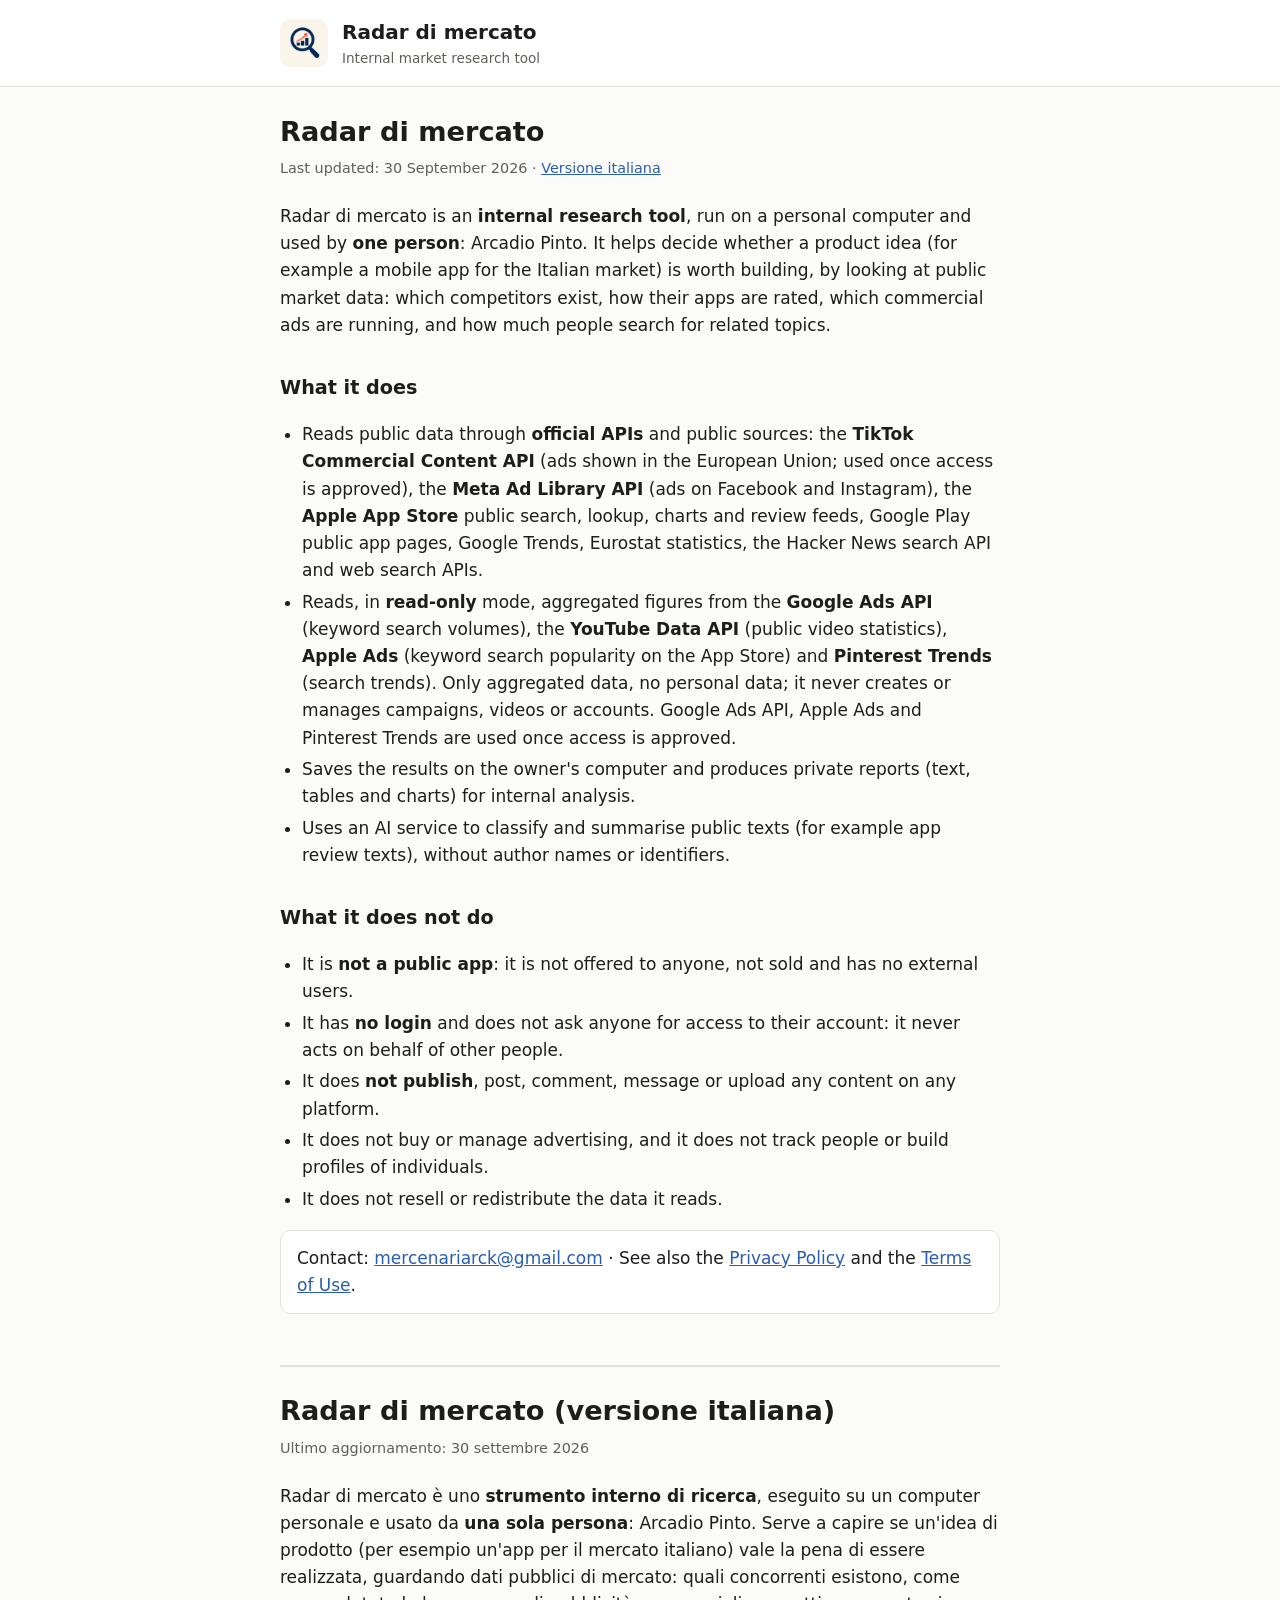
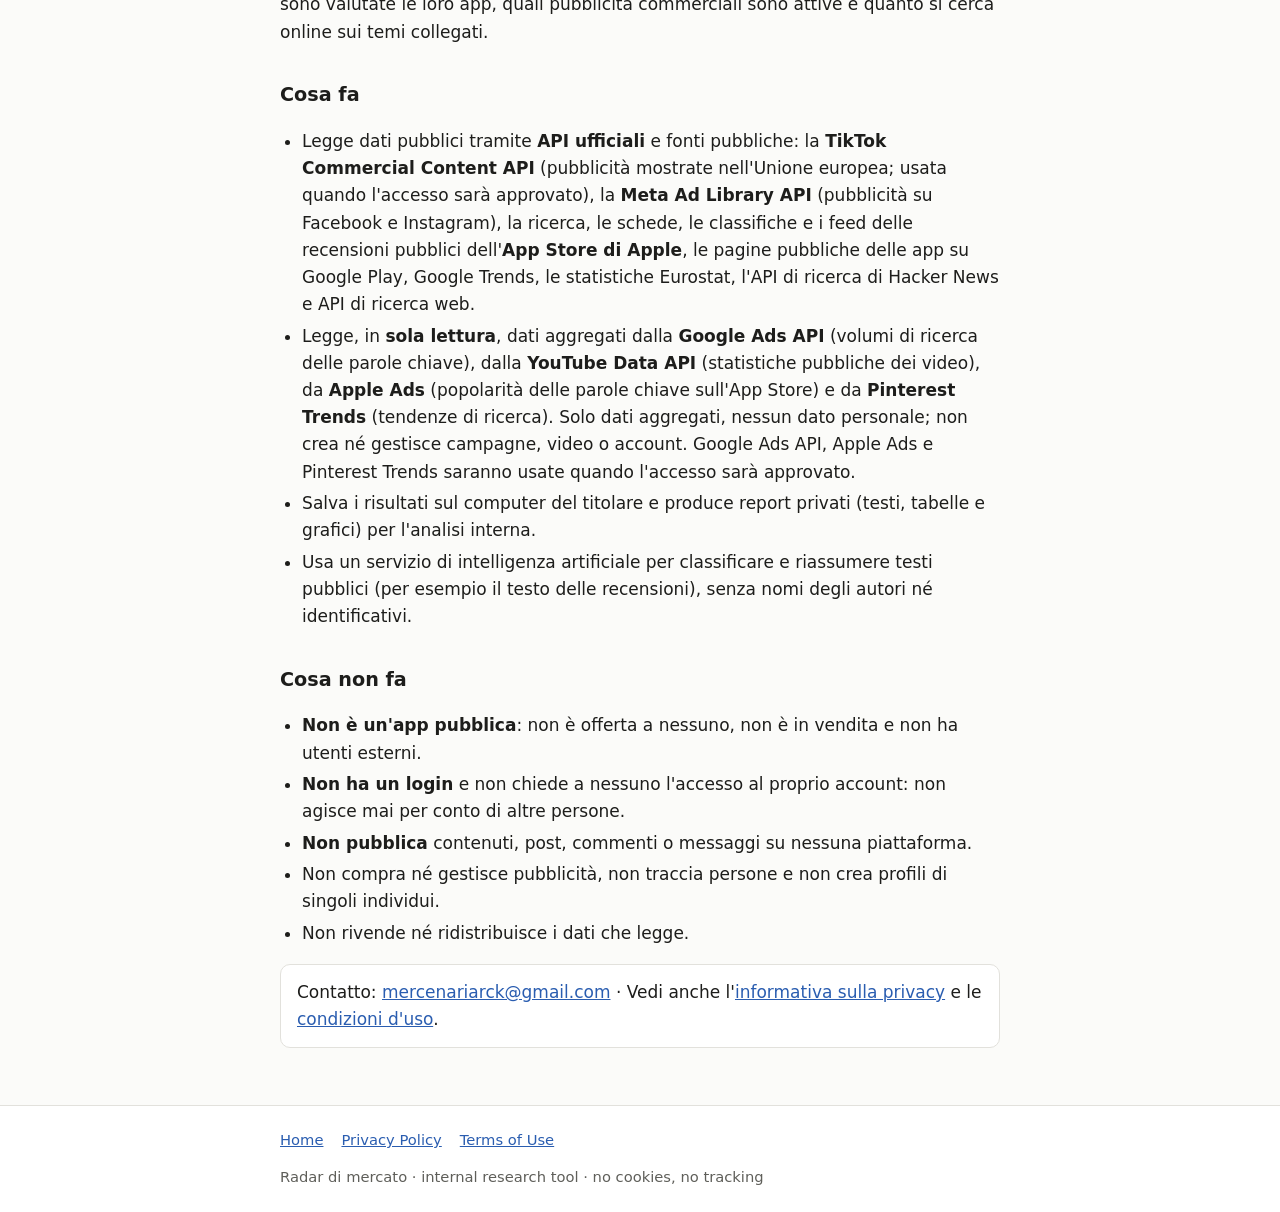
<file: index.html>
<!doctype html>
<html lang="en">
<head>
<meta charset="utf-8">
<meta name="viewport" content="width=device-width, initial-scale=1">
<meta name="google-site-verification" content="9hCpipeBjOhxbnR-GwbiOcC41gyJ5uLO1_APTVbNhHk" />
<title>Radar di mercato: internal market research tool</title>
<meta name="description" content="Radar di mercato is an internal market research tool used by one person, based on official APIs and public data.">
<link rel="stylesheet" href="style.css">
<link rel="icon" href="icon.png">
</head>
<body>
<header class="site">
  <div class="wrap">
    <img src="icon.png" alt="" width="48" height="48">
    <a class="name" href="index.html">Radar di mercato<span class="tag">Internal market research tool</span></a>
  </div>
</header>

<main class="wrap">
  <h1>Radar di mercato</h1>
  <p class="updated">Last updated: 30 September 2026 · <a href="#it">Versione italiana</a></p>

  <p>Radar di mercato is an <strong>internal research tool</strong>, run on a personal computer and used by <strong>one person</strong>:
  Arcadio Pinto. It helps decide whether a product idea (for example a mobile app for the
  Italian market) is worth building, by looking at public market data: which competitors exist, how their apps are rated,
  which commercial ads are running, and how much people search for related topics.</p>

  <h2>What it does</h2>
  <ul>
    <li>Reads public data through <strong>official APIs</strong> and public sources:
      the <strong>TikTok Commercial Content API</strong> (ads shown in the European Union; used once access is approved),
      the <strong>Meta Ad Library API</strong> (ads on Facebook and Instagram),
      the <strong>Apple App Store</strong> public search, lookup, charts and review feeds,
      Google Play public app pages, Google Trends, Eurostat statistics, the Hacker News search API and web search APIs.</li>
    <li>Reads, in <strong>read-only</strong> mode, aggregated figures from the <strong>Google Ads API</strong> (keyword search volumes),
      the <strong>YouTube Data API</strong> (public video statistics), <strong>Apple Ads</strong> (keyword search popularity on the App Store)
      and <strong>Pinterest Trends</strong> (search trends). Only aggregated data, no personal data; it never creates or manages campaigns,
      videos or accounts. Google Ads API, Apple Ads and Pinterest Trends are used once access is approved.</li>
    <li>Saves the results on the owner's computer and produces private reports (text, tables and charts) for internal analysis.</li>
    <li>Uses an AI service to classify and summarise public texts (for example app review texts), without author names or identifiers.</li>
  </ul>

  <h2>What it does not do</h2>
  <ul>
    <li>It is <strong>not a public app</strong>: it is not offered to anyone, not sold and has no external users.</li>
    <li>It has <strong>no login</strong> and does not ask anyone for access to their account: it never acts on behalf of other people.</li>
    <li>It does <strong>not publish</strong>, post, comment, message or upload any content on any platform.</li>
    <li>It does not buy or manage advertising, and it does not track people or build profiles of individuals.</li>
    <li>It does not resell or redistribute the data it reads.</li>
  </ul>

  <p class="note">Contact: <a href="mailto:mercenariarck@gmail.com">mercenariarck@gmail.com</a> ·
  See also the <a href="privacy.html">Privacy Policy</a> and the <a href="terms.html">Terms of Use</a>.</p>

  <section class="lang" id="it" lang="it">
    <h1>Radar di mercato (versione italiana)</h1>
    <p class="updated">Ultimo aggiornamento: 30 settembre 2026</p>

    <p>Radar di mercato è uno <strong>strumento interno di ricerca</strong>, eseguito su un computer personale e usato da
    <strong>una sola persona</strong>: Arcadio Pinto. Serve a capire se un'idea di prodotto
    (per esempio un'app per il mercato italiano) vale la pena di essere realizzata, guardando dati pubblici di mercato:
    quali concorrenti esistono, come sono valutate le loro app, quali pubblicità commerciali sono attive e quanto si cerca
    online sui temi collegati.</p>

    <h2>Cosa fa</h2>
    <ul>
      <li>Legge dati pubblici tramite <strong>API ufficiali</strong> e fonti pubbliche:
        la <strong>TikTok Commercial Content API</strong> (pubblicità mostrate nell'Unione europea; usata quando l'accesso sarà approvato),
        la <strong>Meta Ad Library API</strong> (pubblicità su Facebook e Instagram),
        la ricerca, le schede, le classifiche e i feed delle recensioni pubblici dell'<strong>App Store di Apple</strong>,
        le pagine pubbliche delle app su Google Play, Google Trends, le statistiche Eurostat, l'API di ricerca di Hacker News e API di ricerca web.</li>
      <li>Legge, in <strong>sola lettura</strong>, dati aggregati dalla <strong>Google Ads API</strong> (volumi di ricerca delle parole chiave),
        dalla <strong>YouTube Data API</strong> (statistiche pubbliche dei video), da <strong>Apple Ads</strong> (popolarità delle parole chiave
        sull'App Store) e da <strong>Pinterest Trends</strong> (tendenze di ricerca). Solo dati aggregati, nessun dato personale; non crea né
        gestisce campagne, video o account. Google Ads API, Apple Ads e Pinterest Trends saranno usate quando l'accesso sarà approvato.</li>
      <li>Salva i risultati sul computer del titolare e produce report privati (testi, tabelle e grafici) per l'analisi interna.</li>
      <li>Usa un servizio di intelligenza artificiale per classificare e riassumere testi pubblici (per esempio il testo delle recensioni), senza nomi degli autori né identificativi.</li>
    </ul>

    <h2>Cosa non fa</h2>
    <ul>
      <li><strong>Non è un'app pubblica</strong>: non è offerta a nessuno, non è in vendita e non ha utenti esterni.</li>
      <li><strong>Non ha un login</strong> e non chiede a nessuno l'accesso al proprio account: non agisce mai per conto di altre persone.</li>
      <li><strong>Non pubblica</strong> contenuti, post, commenti o messaggi su nessuna piattaforma.</li>
      <li>Non compra né gestisce pubblicità, non traccia persone e non crea profili di singoli individui.</li>
      <li>Non rivende né ridistribuisce i dati che legge.</li>
    </ul>

    <p class="note">Contatto: <a href="mailto:mercenariarck@gmail.com">mercenariarck@gmail.com</a> ·
    Vedi anche l'<a href="privacy.html#it">informativa sulla privacy</a> e le <a href="terms.html#it">condizioni d'uso</a>.</p>
  </section>
</main>

<footer class="site">
  <div class="wrap">
    <nav><a href="index.html">Home</a><a href="privacy.html">Privacy Policy</a><a href="terms.html">Terms of Use</a></nav>
    <p>Radar di mercato · internal research tool · no cookies, no tracking</p>
  </div>
</footer>
</body>
</html>
</file>
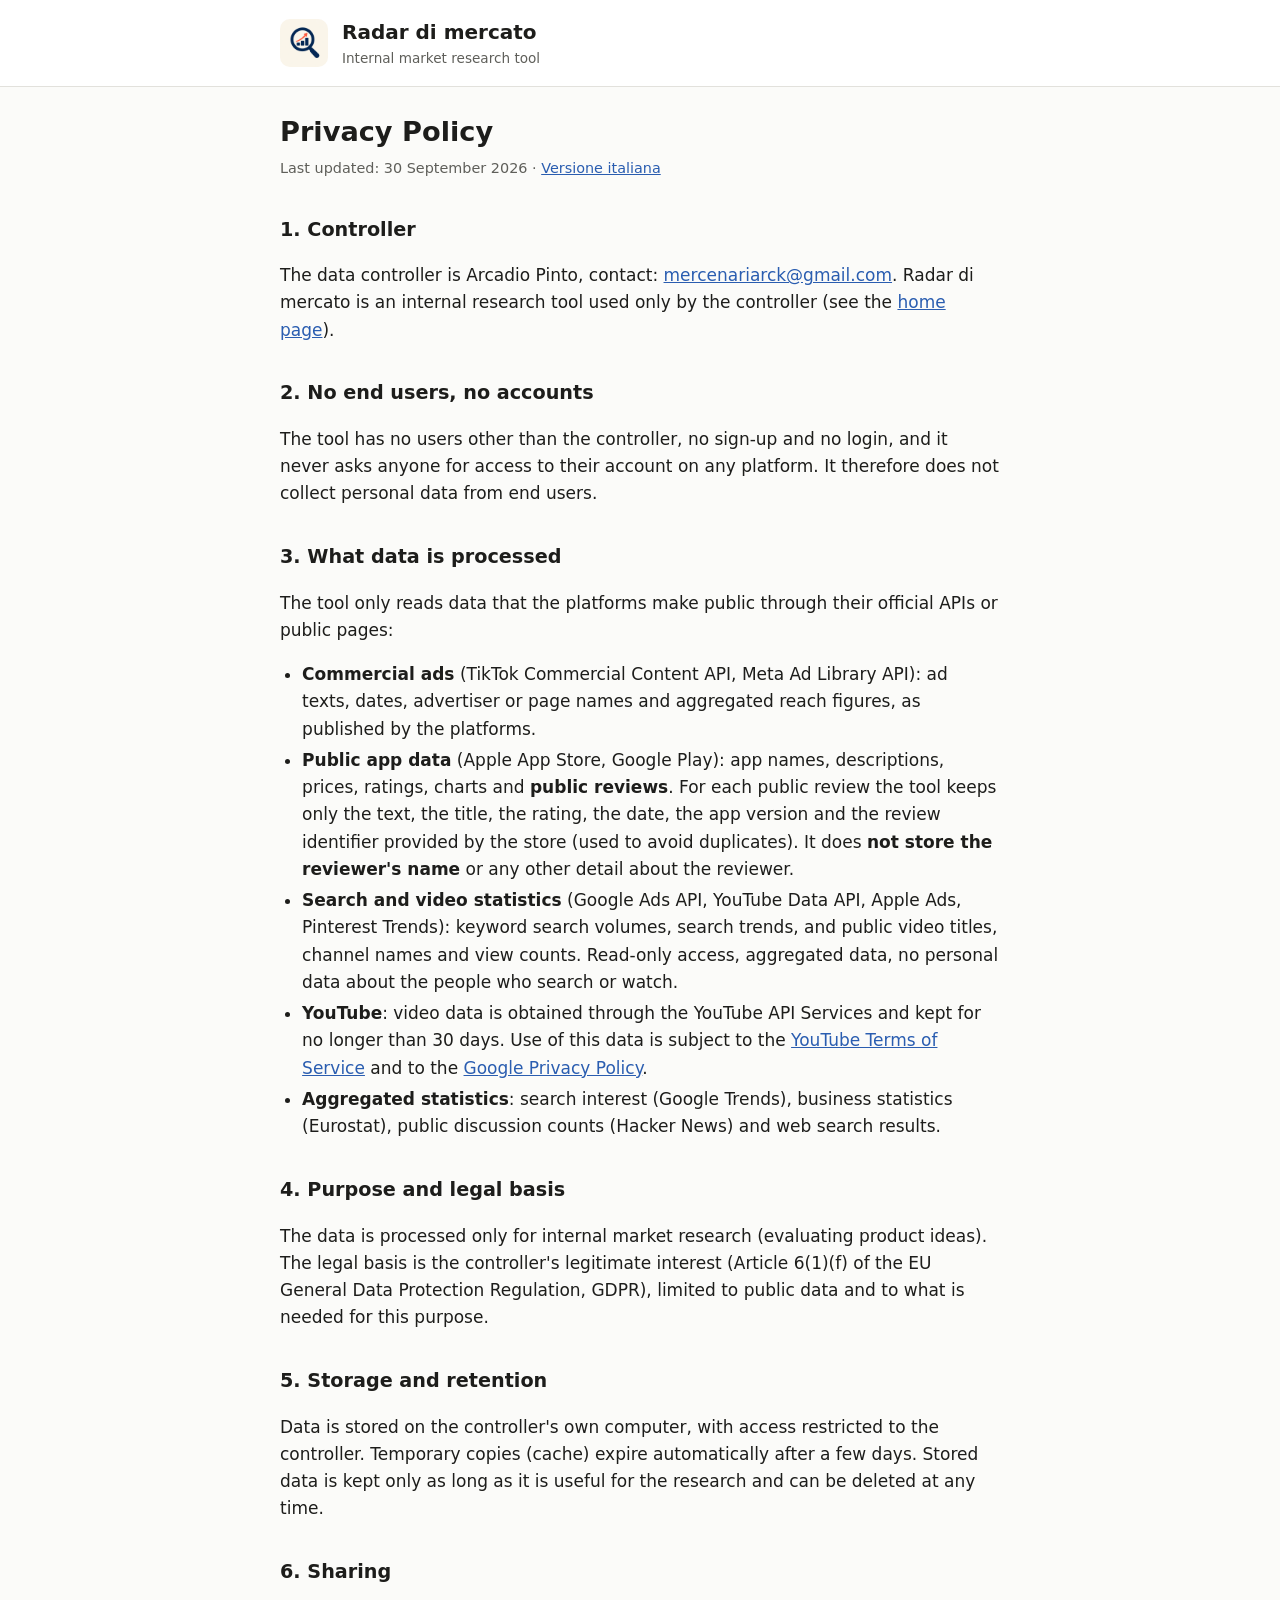
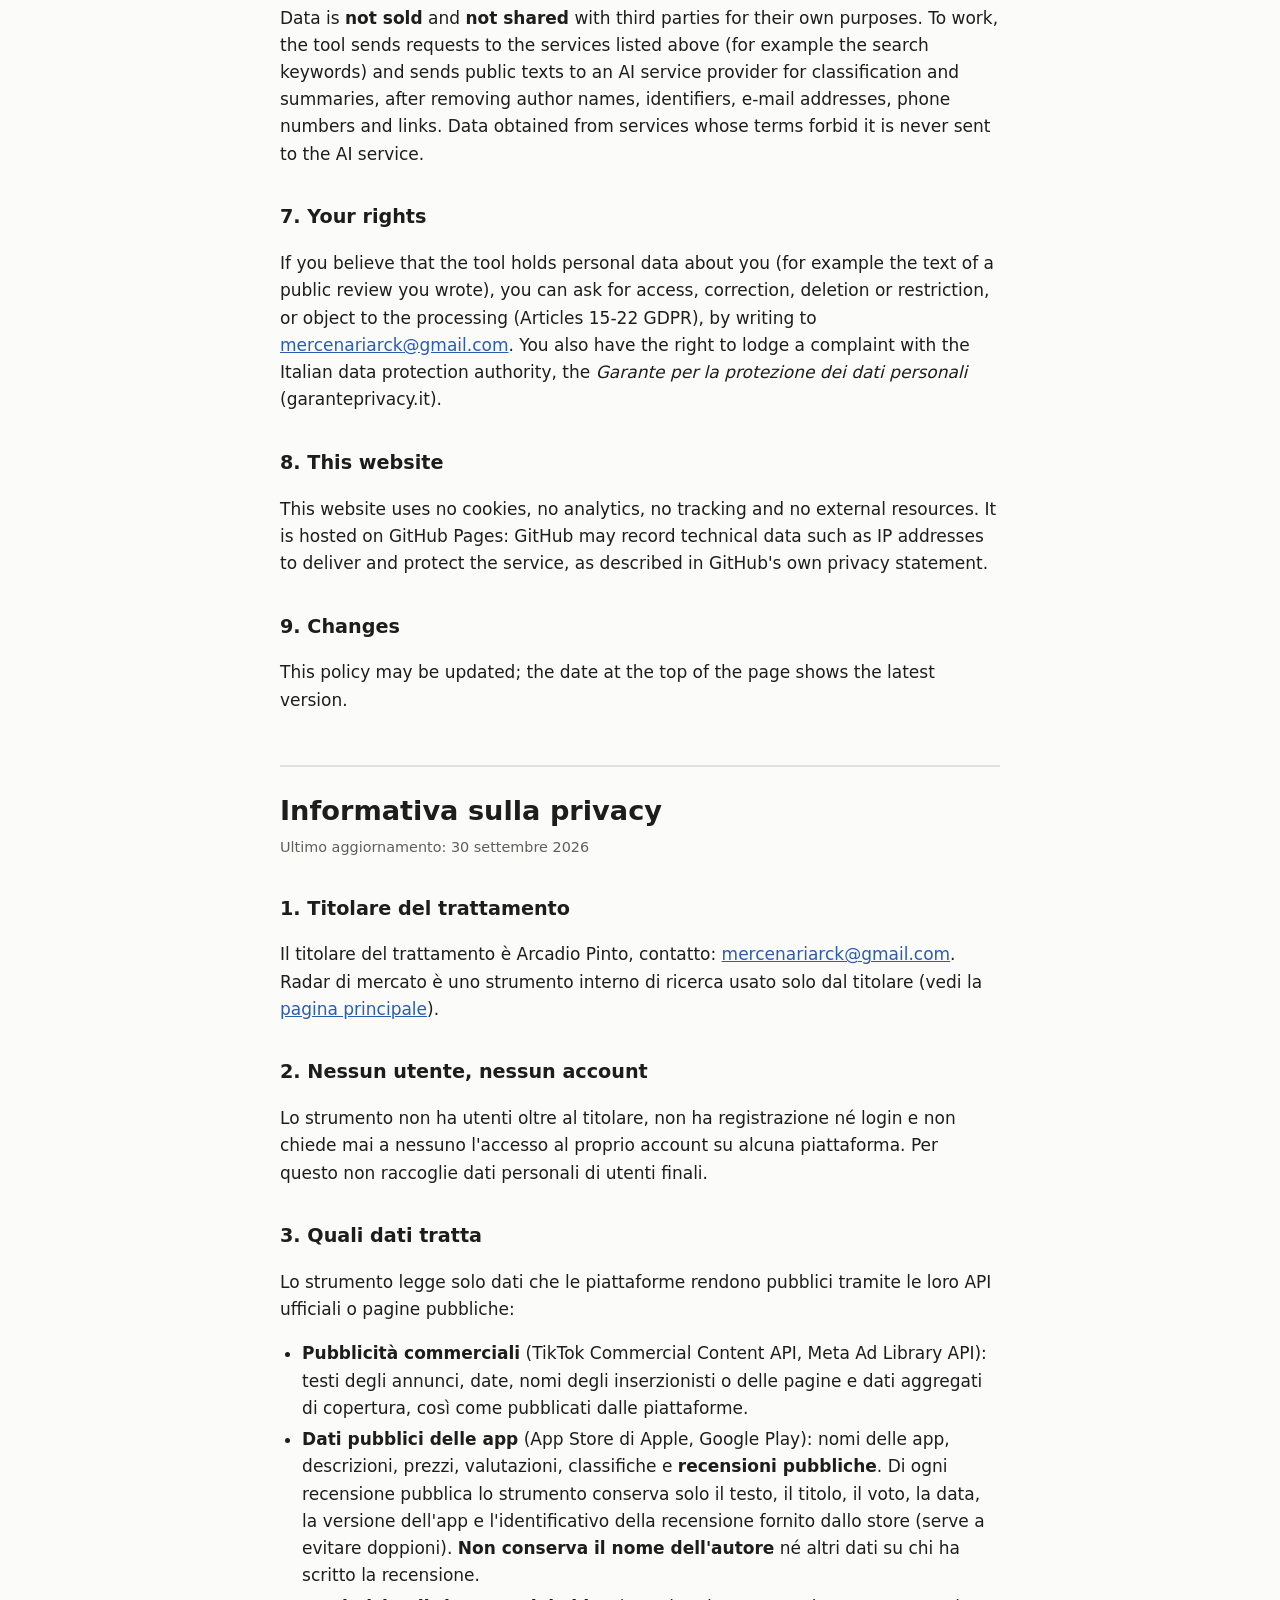
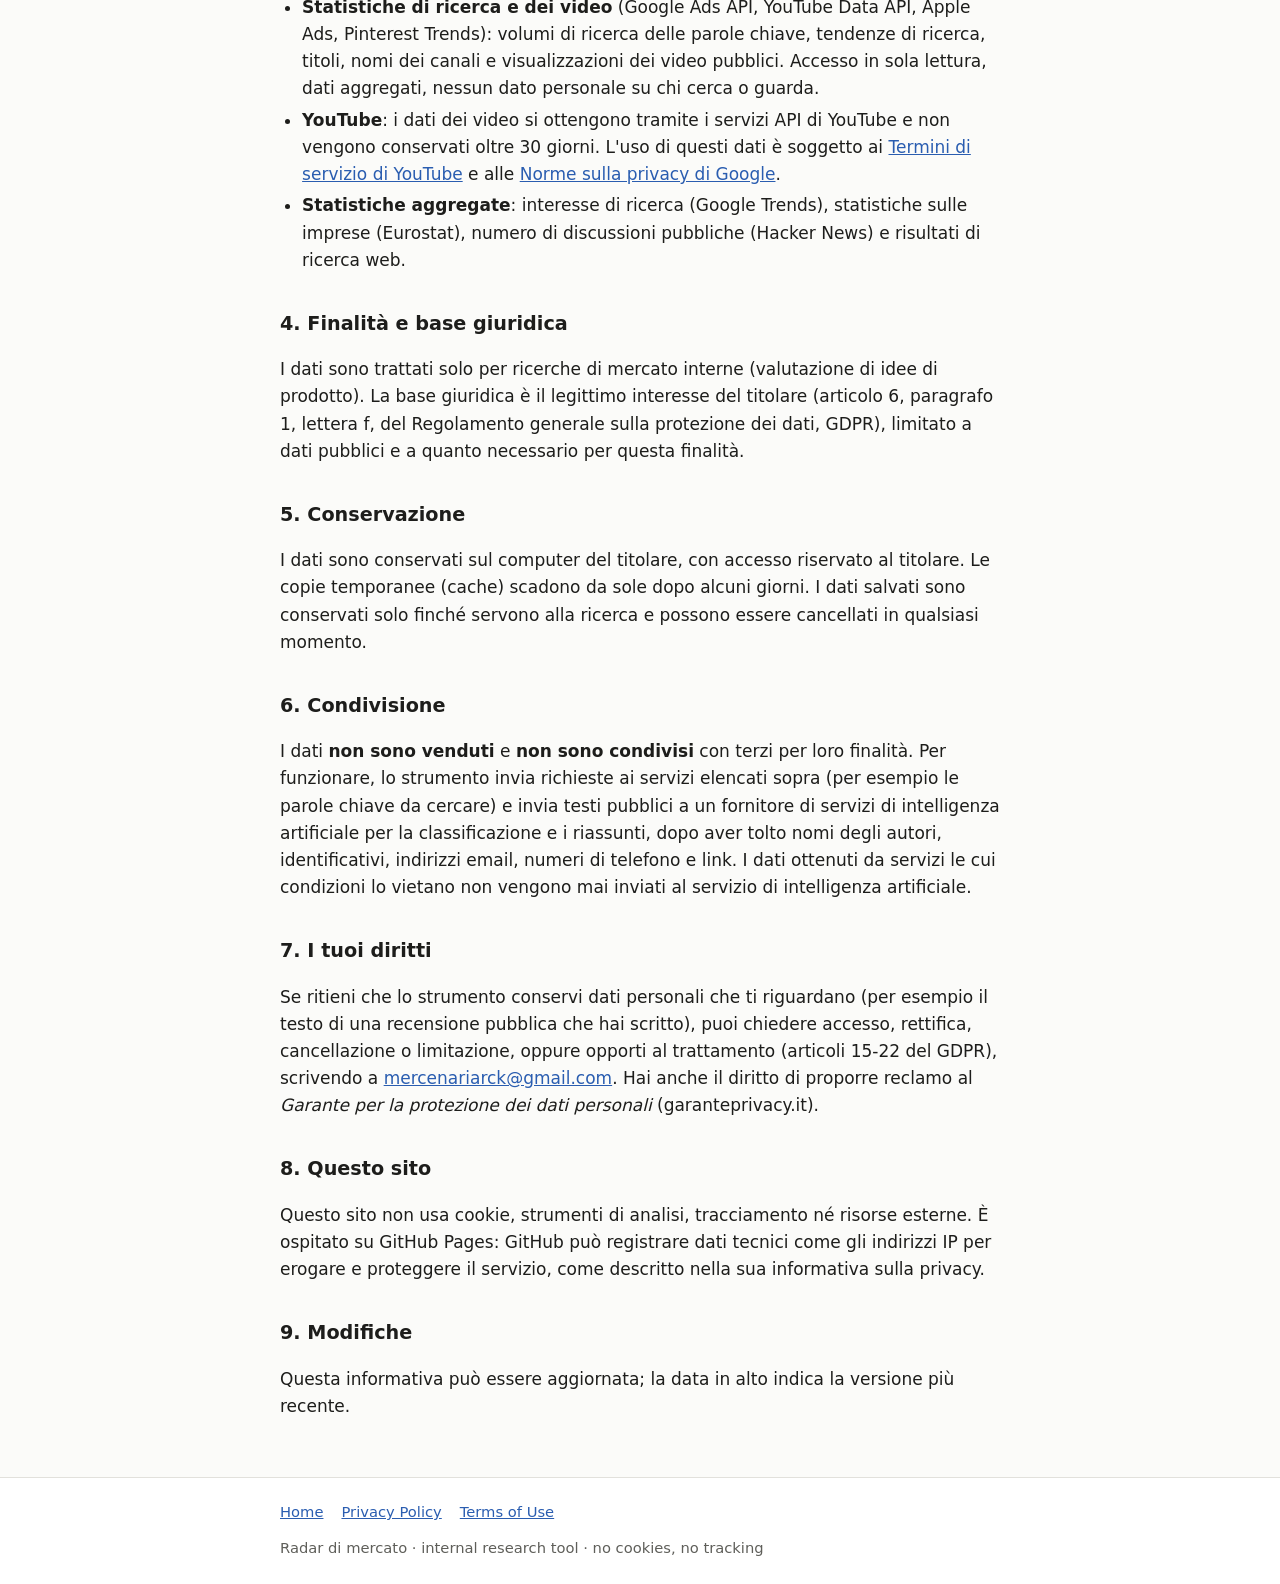
<file: privacy.html>
<!doctype html>
<html lang="en">
<head>
<meta charset="utf-8">
<meta name="viewport" content="width=device-width, initial-scale=1">
<meta name="google-site-verification" content="9hCpipeBjOhxbnR-GwbiOcC41gyJ5uLO1_APTVbNhHk" />
<title>Privacy Policy · Radar di mercato</title>
<meta name="description" content="Privacy Policy of Radar di mercato, an internal market research tool.">
<link rel="stylesheet" href="style.css">
<link rel="icon" href="icon.png">
</head>
<body>
<header class="site">
  <div class="wrap">
    <img src="icon.png" alt="" width="48" height="48">
    <a class="name" href="index.html">Radar di mercato<span class="tag">Internal market research tool</span></a>
  </div>
</header>

<main class="wrap">
  <h1>Privacy Policy</h1>
  <p class="updated">Last updated: 30 September 2026 · <a href="#it">Versione italiana</a></p>

  <h2>1. Controller</h2>
  <p>The data controller is Arcadio Pinto, contact: <a href="mailto:mercenariarck@gmail.com">mercenariarck@gmail.com</a>.
  Radar di mercato is an internal research tool used only by the controller (see the <a href="index.html">home page</a>).</p>

  <h2>2. No end users, no accounts</h2>
  <p>The tool has no users other than the controller, no sign-up and no login, and it never asks anyone for access to their
  account on any platform. It therefore does not collect personal data from end users.</p>

  <h2>3. What data is processed</h2>
  <p>The tool only reads data that the platforms make public through their official APIs or public pages:</p>
  <ul>
    <li><strong>Commercial ads</strong> (TikTok Commercial Content API, Meta Ad Library API): ad texts, dates, advertiser or page
      names and aggregated reach figures, as published by the platforms.</li>
    <li><strong>Public app data</strong> (Apple App Store, Google Play): app names, descriptions, prices, ratings, charts and
      <strong>public reviews</strong>. For each public review the tool keeps only the text, the title, the rating, the date, the app
      version and the review identifier provided by the store (used to avoid duplicates). It does <strong>not store the reviewer's
      name</strong> or any other detail about the reviewer.</li>
    <li><strong>Search and video statistics</strong> (Google Ads API, YouTube Data API, Apple Ads, Pinterest Trends): keyword search
      volumes, search trends, and public video titles, channel names and view counts. Read-only access, aggregated data, no personal
      data about the people who search or watch.</li>
    <li><strong>YouTube</strong>: video data is obtained through the YouTube API Services and kept for no longer than 30 days. Use of
      this data is subject to the <a href="https://www.youtube.com/t/terms">YouTube Terms of Service</a> and to the
      <a href="https://policies.google.com/privacy">Google Privacy Policy</a>.</li>
    <li><strong>Aggregated statistics</strong>: search interest (Google Trends), business statistics (Eurostat), public discussion
      counts (Hacker News) and web search results.</li>
  </ul>

  <h2>4. Purpose and legal basis</h2>
  <p>The data is processed only for internal market research (evaluating product ideas). The legal basis is the controller's
  legitimate interest (Article 6(1)(f) of the EU General Data Protection Regulation, GDPR), limited to public data and to what
  is needed for this purpose.</p>

  <h2>5. Storage and retention</h2>
  <p>Data is stored on the controller's own computer, with access restricted to the controller. Temporary copies (cache)
  expire automatically after a few days. Stored data is kept only as long as it is useful for the research and can be deleted
  at any time.</p>

  <h2>6. Sharing</h2>
  <p>Data is <strong>not sold</strong> and <strong>not shared</strong> with third parties for their own purposes. To work, the tool
  sends requests to the services listed above (for example the search keywords) and sends public texts to an AI service
  provider for classification and summaries, after removing author names, identifiers, e-mail addresses, phone numbers and
  links. Data obtained from services whose terms forbid it is never sent to the AI service.</p>

  <h2>7. Your rights</h2>
  <p>If you believe that the tool holds personal data about you (for example the text of a public review you wrote),
  you can ask for access, correction, deletion or restriction, or object to the processing (Articles 15-22 GDPR), by writing to
  <a href="mailto:mercenariarck@gmail.com">mercenariarck@gmail.com</a>. You also have the right to lodge a complaint with the Italian data
  protection authority, the <em>Garante per la protezione dei dati personali</em> (garanteprivacy.it).</p>

  <h2>8. This website</h2>
  <p>This website uses no cookies, no analytics, no tracking and no external resources. It is hosted on GitHub Pages: GitHub may
  record technical data such as IP addresses to deliver and protect the service, as described in GitHub's own privacy statement.</p>

  <h2>9. Changes</h2>
  <p>This policy may be updated; the date at the top of the page shows the latest version.</p>

  <section class="lang" id="it" lang="it">
    <h1>Informativa sulla privacy</h1>
    <p class="updated">Ultimo aggiornamento: 30 settembre 2026</p>

    <h2>1. Titolare del trattamento</h2>
    <p>Il titolare del trattamento è Arcadio Pinto, contatto: <a href="mailto:mercenariarck@gmail.com">mercenariarck@gmail.com</a>.
    Radar di mercato è uno strumento interno di ricerca usato solo dal titolare (vedi la <a href="index.html#it">pagina principale</a>).</p>

    <h2>2. Nessun utente, nessun account</h2>
    <p>Lo strumento non ha utenti oltre al titolare, non ha registrazione né login e non chiede mai a nessuno l'accesso al proprio
    account su alcuna piattaforma. Per questo non raccoglie dati personali di utenti finali.</p>

    <h2>3. Quali dati tratta</h2>
    <p>Lo strumento legge solo dati che le piattaforme rendono pubblici tramite le loro API ufficiali o pagine pubbliche:</p>
    <ul>
      <li><strong>Pubblicità commerciali</strong> (TikTok Commercial Content API, Meta Ad Library API): testi degli annunci, date,
        nomi degli inserzionisti o delle pagine e dati aggregati di copertura, così come pubblicati dalle piattaforme.</li>
      <li><strong>Dati pubblici delle app</strong> (App Store di Apple, Google Play): nomi delle app, descrizioni, prezzi, valutazioni,
        classifiche e <strong>recensioni pubbliche</strong>. Di ogni recensione pubblica lo strumento conserva solo il testo, il titolo,
        il voto, la data, la versione dell'app e l'identificativo della recensione fornito dallo store (serve a evitare doppioni).
        <strong>Non conserva il nome dell'autore</strong> né altri dati su chi ha scritto la recensione.</li>
      <li><strong>Statistiche di ricerca e dei video</strong> (Google Ads API, YouTube Data API, Apple Ads, Pinterest Trends): volumi di
        ricerca delle parole chiave, tendenze di ricerca, titoli, nomi dei canali e visualizzazioni dei video pubblici. Accesso in sola
        lettura, dati aggregati, nessun dato personale su chi cerca o guarda.</li>
      <li><strong>YouTube</strong>: i dati dei video si ottengono tramite i servizi API di YouTube e non vengono conservati oltre 30 giorni.
        L'uso di questi dati è soggetto ai <a href="https://www.youtube.com/t/terms">Termini di servizio di YouTube</a> e alle
        <a href="https://policies.google.com/privacy">Norme sulla privacy di Google</a>.</li>
      <li><strong>Statistiche aggregate</strong>: interesse di ricerca (Google Trends), statistiche sulle imprese (Eurostat), numero di
        discussioni pubbliche (Hacker News) e risultati di ricerca web.</li>
    </ul>

    <h2>4. Finalità e base giuridica</h2>
    <p>I dati sono trattati solo per ricerche di mercato interne (valutazione di idee di prodotto). La base giuridica è il legittimo
    interesse del titolare (articolo 6, paragrafo 1, lettera f, del Regolamento generale sulla protezione dei dati, GDPR), limitato
    a dati pubblici e a quanto necessario per questa finalità.</p>

    <h2>5. Conservazione</h2>
    <p>I dati sono conservati sul computer del titolare, con accesso riservato al titolare. Le copie temporanee (cache) scadono da
    sole dopo alcuni giorni. I dati salvati sono conservati solo finché servono alla ricerca e possono essere cancellati in
    qualsiasi momento.</p>

    <h2>6. Condivisione</h2>
    <p>I dati <strong>non sono venduti</strong> e <strong>non sono condivisi</strong> con terzi per loro finalità. Per funzionare,
    lo strumento invia richieste ai servizi elencati sopra (per esempio le parole chiave da cercare) e invia testi pubblici a un
    fornitore di servizi di intelligenza artificiale per la classificazione e i riassunti, dopo aver tolto nomi degli autori,
    identificativi, indirizzi email, numeri di telefono e link. I dati ottenuti da servizi le cui condizioni lo vietano non vengono
    mai inviati al servizio di intelligenza artificiale.</p>

    <h2>7. I tuoi diritti</h2>
    <p>Se ritieni che lo strumento conservi dati personali che ti riguardano (per esempio il testo di una recensione pubblica che hai
    scritto), puoi chiedere accesso, rettifica, cancellazione o limitazione, oppure opporti al trattamento (articoli 15-22 del
    GDPR), scrivendo a <a href="mailto:mercenariarck@gmail.com">mercenariarck@gmail.com</a>. Hai anche il diritto di proporre reclamo al
    <em>Garante per la protezione dei dati personali</em> (garanteprivacy.it).</p>

    <h2>8. Questo sito</h2>
    <p>Questo sito non usa cookie, strumenti di analisi, tracciamento né risorse esterne. È ospitato su GitHub Pages: GitHub può
    registrare dati tecnici come gli indirizzi IP per erogare e proteggere il servizio, come descritto nella sua informativa sulla privacy.</p>

    <h2>9. Modifiche</h2>
    <p>Questa informativa può essere aggiornata; la data in alto indica la versione più recente.</p>
  </section>
</main>

<footer class="site">
  <div class="wrap">
    <nav><a href="index.html">Home</a><a href="privacy.html">Privacy Policy</a><a href="terms.html">Terms of Use</a></nav>
    <p>Radar di mercato · internal research tool · no cookies, no tracking</p>
  </div>
</footer>
</body>
</html>
</file>
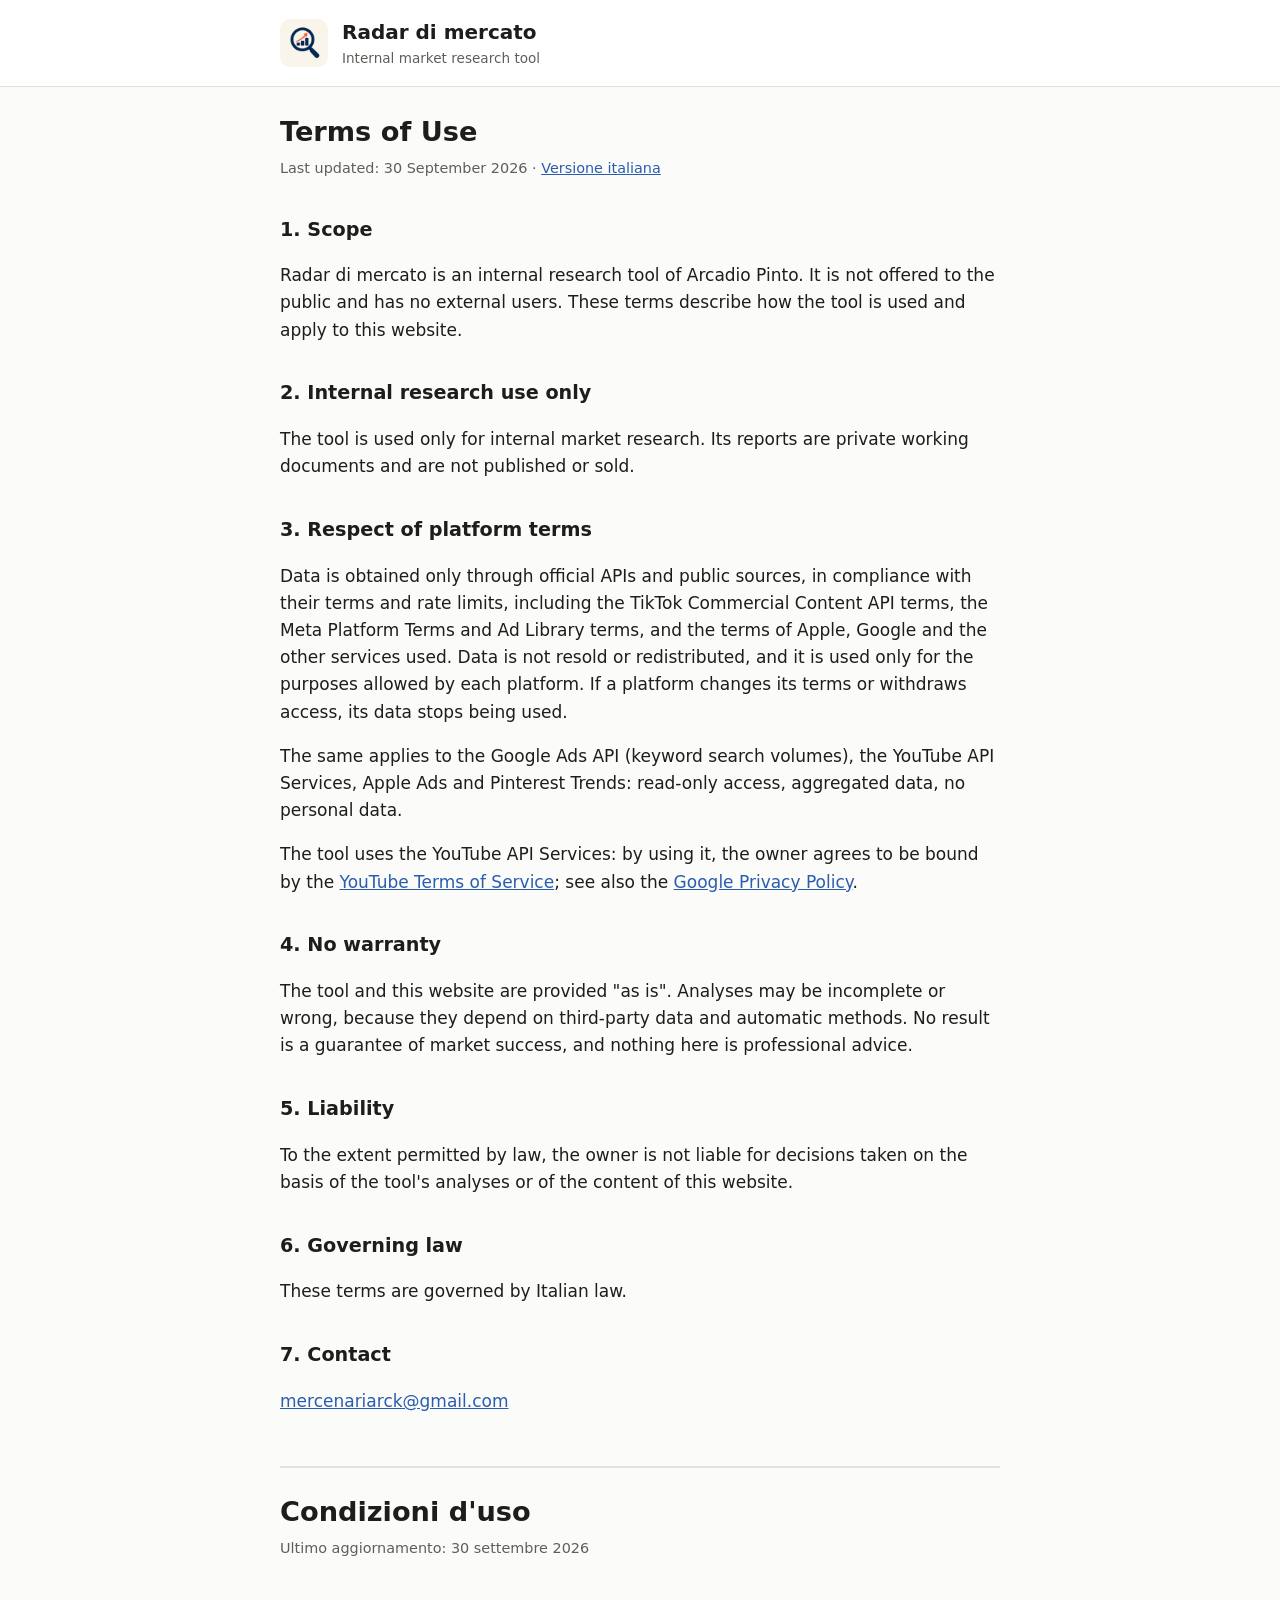
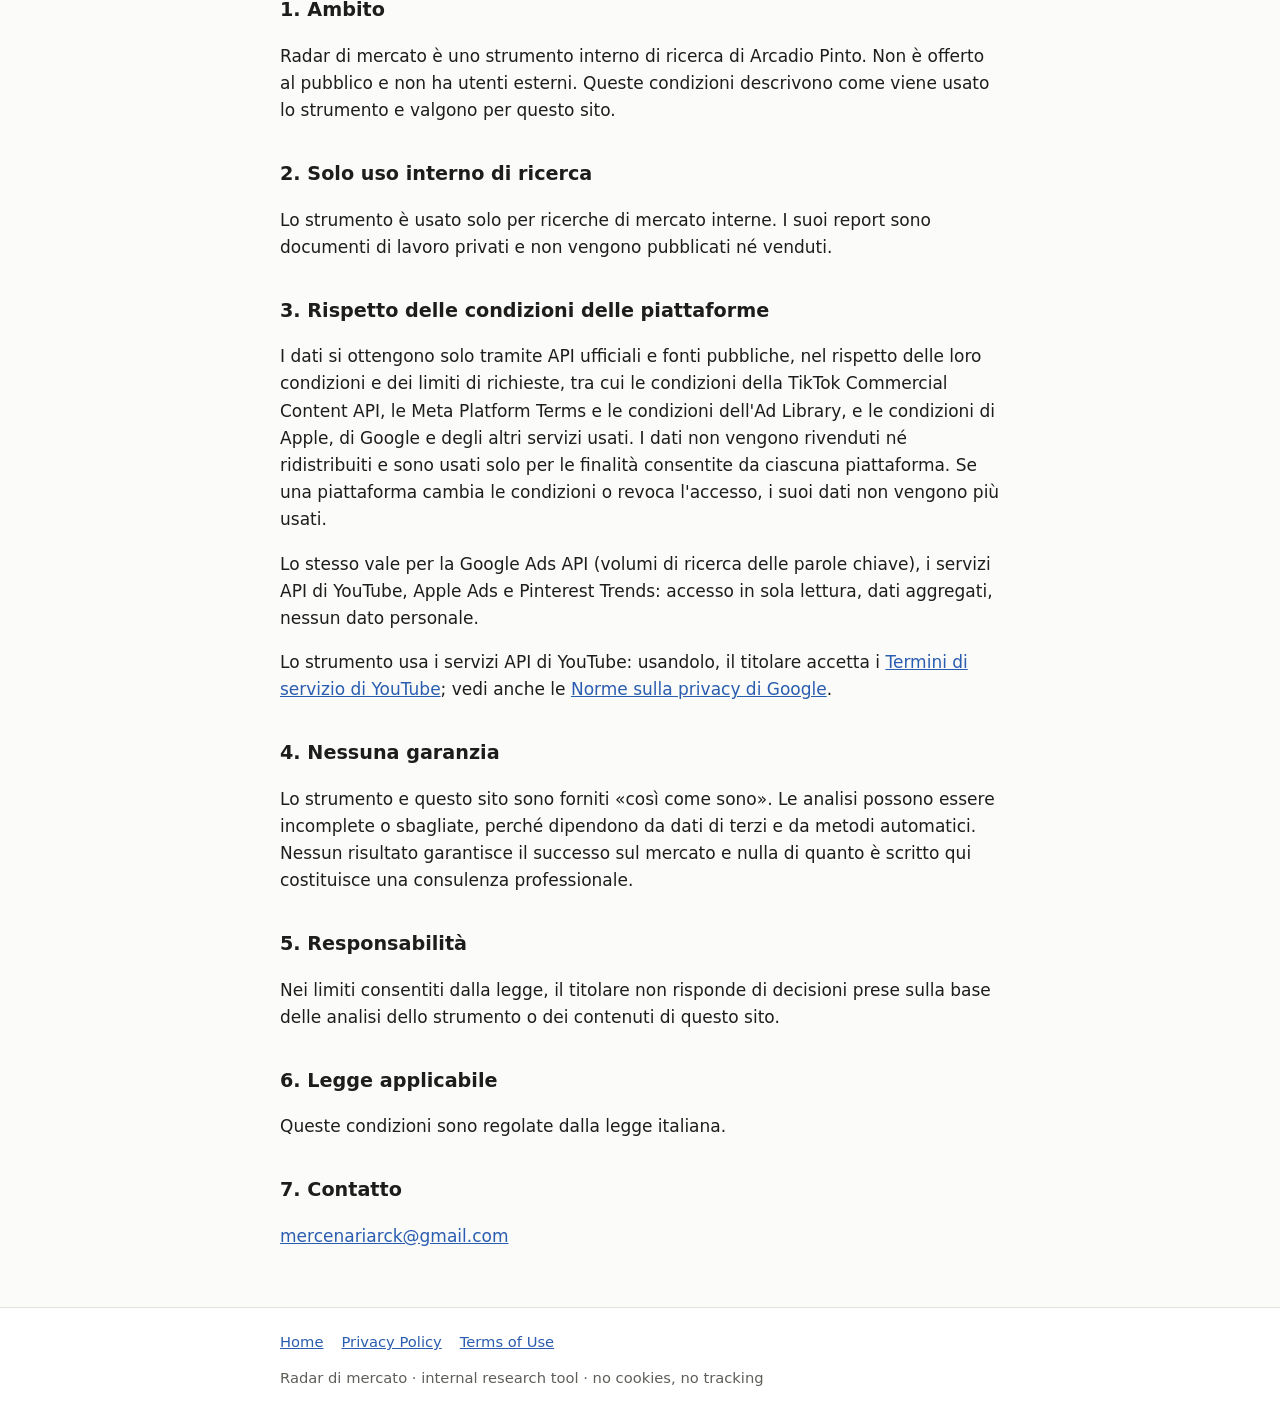
<file: terms.html>
<!doctype html>
<html lang="en">
<head>
<meta charset="utf-8">
<meta name="viewport" content="width=device-width, initial-scale=1">
<meta name="google-site-verification" content="9hCpipeBjOhxbnR-GwbiOcC41gyJ5uLO1_APTVbNhHk" />
<title>Terms of Use · Radar di mercato</title>
<meta name="description" content="Terms of Use of Radar di mercato, an internal market research tool.">
<link rel="stylesheet" href="style.css">
<link rel="icon" href="icon.png">
</head>
<body>
<header class="site">
  <div class="wrap">
    <img src="icon.png" alt="" width="48" height="48">
    <a class="name" href="index.html">Radar di mercato<span class="tag">Internal market research tool</span></a>
  </div>
</header>

<main class="wrap">
  <h1>Terms of Use</h1>
  <p class="updated">Last updated: 30 September 2026 · <a href="#it">Versione italiana</a></p>

  <h2>1. Scope</h2>
  <p>Radar di mercato is an internal research tool of Arcadio Pinto. It is not offered to the
  public and has no external users. These terms describe how the tool is used and apply to this website.</p>

  <h2>2. Internal research use only</h2>
  <p>The tool is used only for internal market research. Its reports are private working documents and are not published or sold.</p>

  <h2>3. Respect of platform terms</h2>
  <p>Data is obtained only through official APIs and public sources, in compliance with their terms and rate limits, including
  the TikTok Commercial Content API terms, the Meta Platform Terms and Ad Library terms, and the terms of Apple, Google and the
  other services used. Data is not resold or redistributed, and it is used only for the purposes allowed by each platform.
  If a platform changes its terms or withdraws access, its data stops being used.</p>
  <p>The same applies to the Google Ads API (keyword search volumes), the YouTube API Services, Apple Ads and Pinterest Trends:
  read-only access, aggregated data, no personal data.</p>
  <p>The tool uses the YouTube API Services: by using it, the owner agrees to be bound by the
  <a href="https://www.youtube.com/t/terms">YouTube Terms of Service</a>; see also the
  <a href="https://policies.google.com/privacy">Google Privacy Policy</a>.</p>

  <h2>4. No warranty</h2>
  <p>The tool and this website are provided "as is". Analyses may be incomplete or wrong, because they depend on third-party data
  and automatic methods. No result is a guarantee of market success, and nothing here is professional advice.</p>

  <h2>5. Liability</h2>
  <p>To the extent permitted by law, the owner is not liable for decisions taken on the basis of the tool's analyses or of the
  content of this website.</p>

  <h2>6. Governing law</h2>
  <p>These terms are governed by Italian law.</p>

  <h2>7. Contact</h2>
  <p><a href="mailto:mercenariarck@gmail.com">mercenariarck@gmail.com</a></p>

  <section class="lang" id="it" lang="it">
    <h1>Condizioni d'uso</h1>
    <p class="updated">Ultimo aggiornamento: 30 settembre 2026</p>

    <h2>1. Ambito</h2>
    <p>Radar di mercato è uno strumento interno di ricerca di Arcadio Pinto. Non è offerto al
    pubblico e non ha utenti esterni. Queste condizioni descrivono come viene usato lo strumento e valgono per questo sito.</p>

    <h2>2. Solo uso interno di ricerca</h2>
    <p>Lo strumento è usato solo per ricerche di mercato interne. I suoi report sono documenti di lavoro privati e non vengono
    pubblicati né venduti.</p>

    <h2>3. Rispetto delle condizioni delle piattaforme</h2>
    <p>I dati si ottengono solo tramite API ufficiali e fonti pubbliche, nel rispetto delle loro condizioni e dei limiti di richieste,
    tra cui le condizioni della TikTok Commercial Content API, le Meta Platform Terms e le condizioni dell'Ad Library, e le condizioni
    di Apple, di Google e degli altri servizi usati. I dati non vengono rivenduti né ridistribuiti e sono usati solo per le finalità
    consentite da ciascuna piattaforma. Se una piattaforma cambia le condizioni o revoca l'accesso, i suoi dati non vengono più usati.</p>
    <p>Lo stesso vale per la Google Ads API (volumi di ricerca delle parole chiave), i servizi API di YouTube, Apple Ads e Pinterest Trends:
    accesso in sola lettura, dati aggregati, nessun dato personale.</p>
    <p>Lo strumento usa i servizi API di YouTube: usandolo, il titolare accetta i
    <a href="https://www.youtube.com/t/terms">Termini di servizio di YouTube</a>; vedi anche le
    <a href="https://policies.google.com/privacy">Norme sulla privacy di Google</a>.</p>

    <h2>4. Nessuna garanzia</h2>
    <p>Lo strumento e questo sito sono forniti «così come sono». Le analisi possono essere incomplete o sbagliate, perché dipendono da
    dati di terzi e da metodi automatici. Nessun risultato garantisce il successo sul mercato e nulla di quanto è scritto qui
    costituisce una consulenza professionale.</p>

    <h2>5. Responsabilità</h2>
    <p>Nei limiti consentiti dalla legge, il titolare non risponde di decisioni prese sulla base delle analisi dello strumento o dei
    contenuti di questo sito.</p>

    <h2>6. Legge applicabile</h2>
    <p>Queste condizioni sono regolate dalla legge italiana.</p>

    <h2>7. Contatto</h2>
    <p><a href="mailto:mercenariarck@gmail.com">mercenariarck@gmail.com</a></p>
  </section>
</main>

<footer class="site">
  <div class="wrap">
    <nav><a href="index.html">Home</a><a href="privacy.html">Privacy Policy</a><a href="terms.html">Terms of Use</a></nav>
    <p>Radar di mercato · internal research tool · no cookies, no tracking</p>
  </div>
</footer>
</body>
</html>
</file>
<file: style.css>
/* Radar di mercato: foglio di stile unico, nessuna risorsa esterna */
:root {
  --text: #1d1d1b;
  --muted: #5f5f5a;
  --bg: #fbfbf9;
  --card: #ffffff;
  --line: #e2e1dc;
  --accent: #2a5db0;
}
@media (prefers-color-scheme: dark) {
  :root {
    --text: #ecebe6;
    --muted: #a9a8a1;
    --bg: #161615;
    --card: #1f1f1d;
    --line: #34332f;
    --accent: #8db3f0;
  }
}
* { box-sizing: border-box; }
html { -webkit-text-size-adjust: 100%; }
body {
  margin: 0;
  background: var(--bg);
  color: var(--text);
  font: 17px/1.6 system-ui, -apple-system, "Segoe UI", Roboto, "Helvetica Neue", Arial, sans-serif;
}
a { color: var(--accent); }
.wrap { max-width: 760px; margin: 0 auto; padding: 0 20px; }
header.site { border-bottom: 1px solid var(--line); background: var(--card); }
header.site .wrap { display: flex; align-items: center; gap: 14px; padding-top: 16px; padding-bottom: 16px; }
header.site img { width: 48px; height: 48px; border-radius: 10px; flex: none; }
header.site .name { font-size: 1.25rem; font-weight: 700; text-decoration: none; color: var(--text); }
header.site .tag { display: block; font-size: .85rem; color: var(--muted); font-weight: 400; }
main.wrap { padding-top: 28px; padding-bottom: 40px; }
h1 { font-size: 1.7rem; line-height: 1.25; margin: 0 0 .3em; }
h2 { font-size: 1.2rem; margin: 1.8em 0 .4em; }
.updated { color: var(--muted); font-size: .9rem; margin: 0 0 1.6em; }
.lang { margin-top: 3em; padding-top: 1.6em; border-top: 2px solid var(--line); }
.note { background: var(--card); border: 1px solid var(--line); border-radius: 10px; padding: 14px 16px; }
.placeholder { background: #fff3b0; color: #1d1d1b; padding: 0 4px; border-radius: 3px; }
ul { padding-left: 1.3em; }
li { margin: .25em 0; }
footer.site { border-top: 1px solid var(--line); background: var(--card); font-size: .92rem; }
footer.site .wrap { padding-top: 18px; padding-bottom: 24px; }
footer.site nav a { margin-right: 18px; display: inline-block; padding: 4px 0; }
footer.site p { color: var(--muted); margin: .6em 0 0; }
@media (max-width: 480px) {
  body { font-size: 16px; }
  h1 { font-size: 1.45rem; }
}
</file>
